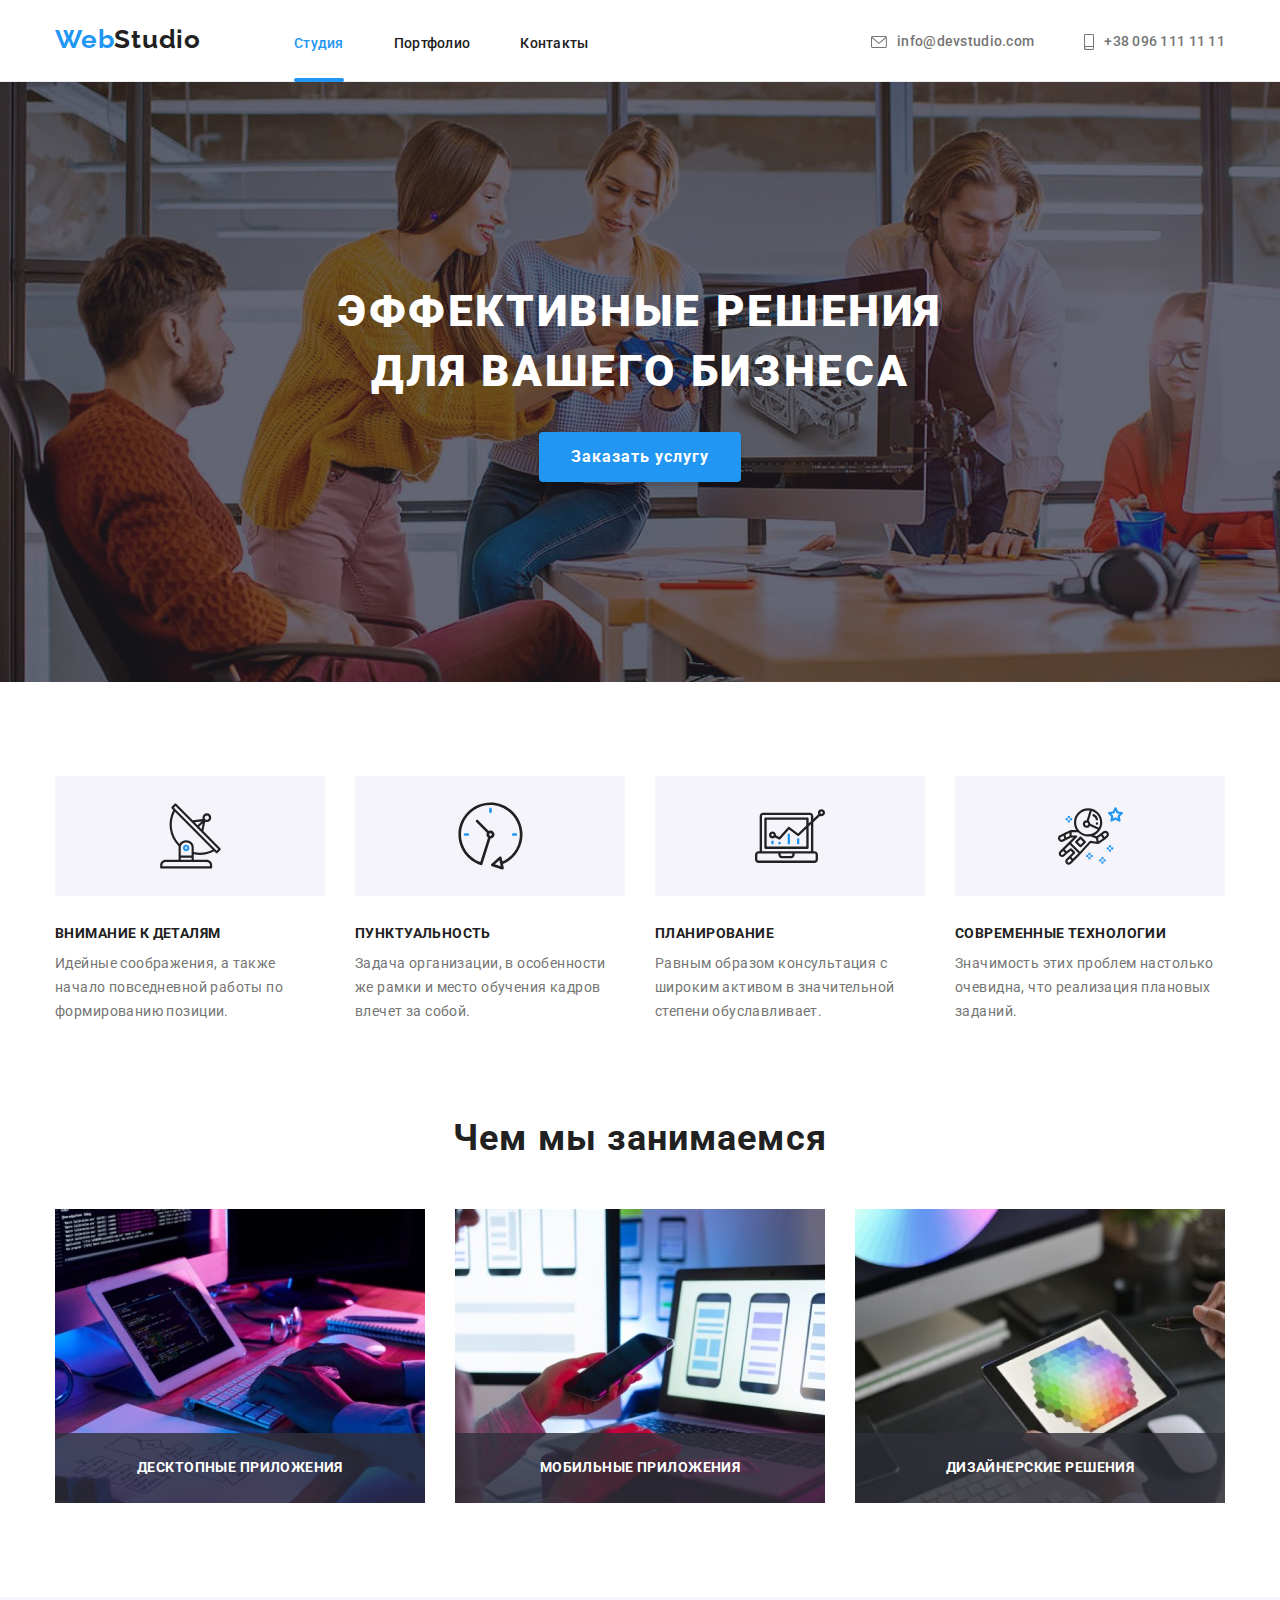
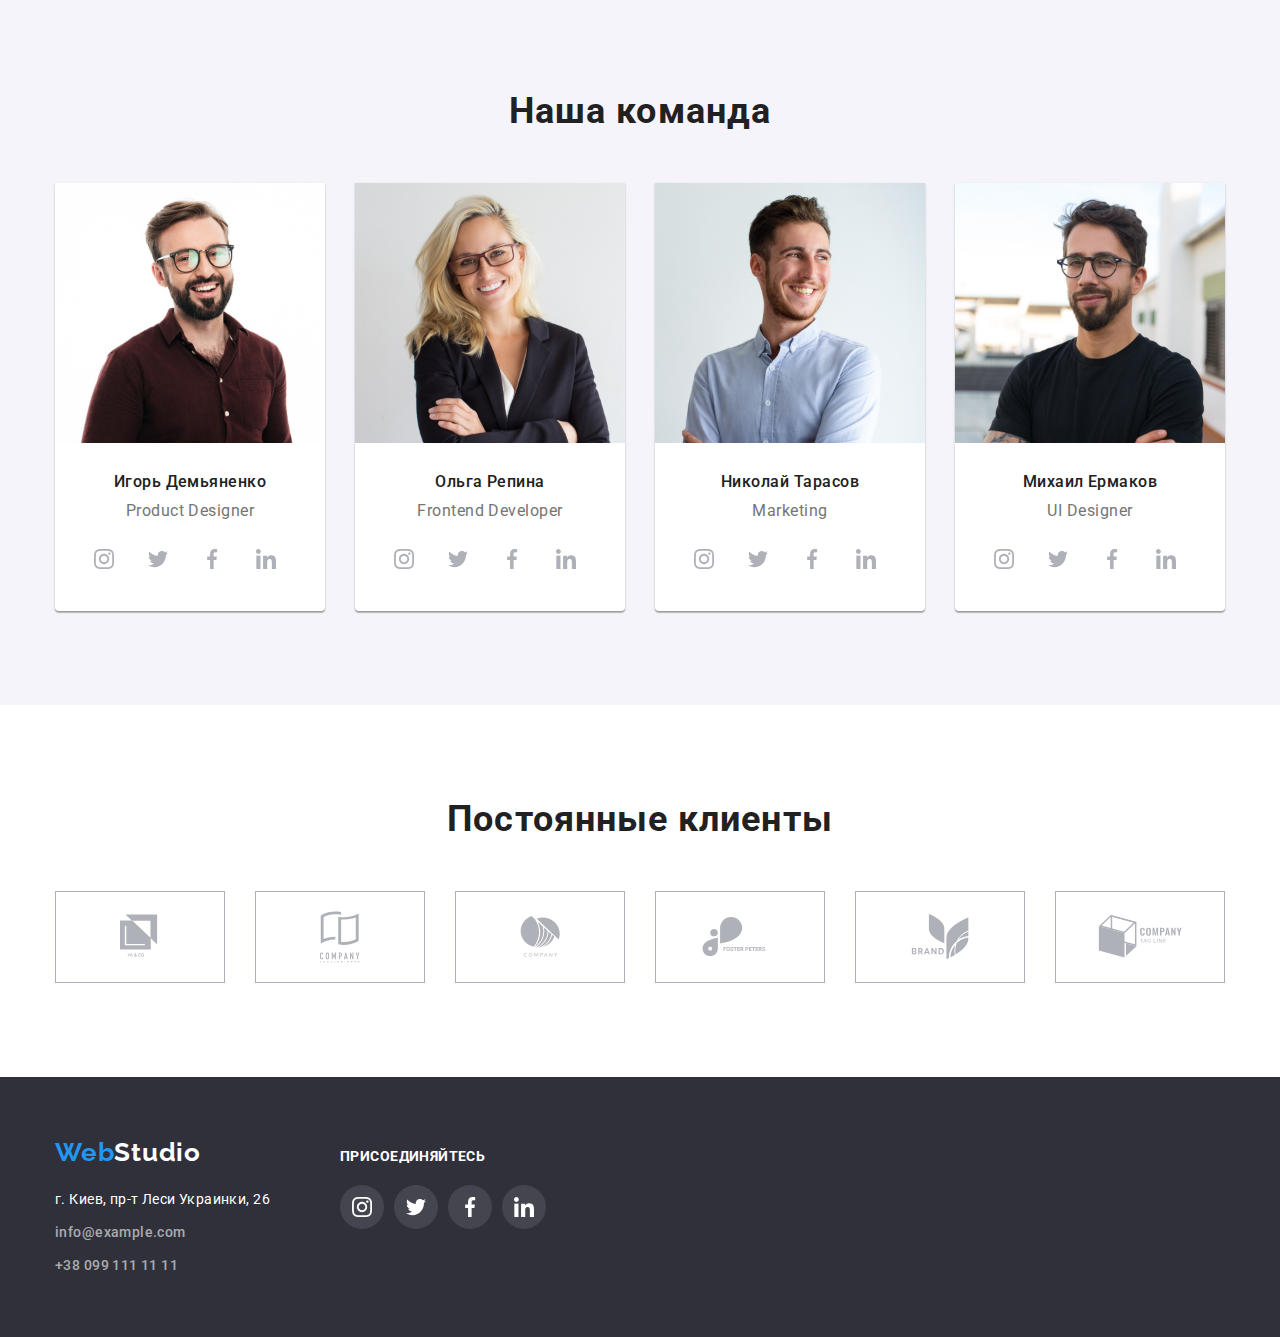
<file: index.html>
<!DOCTYPE html>
<html lang="ru">
  <head>
    <meta charset="UTF-8" />
    <meta http-equiv="X-UA-Compatible" content="IE=edge" />
    <meta name="viewport" content="width=device-width, initial-scale=1.0" />
    <title>Document</title>
    <link rel="preconnect" href="https://fonts.gstatic.com" />
    <link
      href="https://fonts.googleapis.com/css2?family=Raleway:wght@700&family=Roboto:wght@400;500;700;900&display=swap"
      rel="stylesheet"
    />
    <link
      rel="stylesheet"
      href="https://cdnjs.cloudflare.com/ajax/libs/modern-normalize/1.0.0/modern-normalize.min.css"
    />
    <link rel="stylesheet" href="./css/styles.css" />
  </head>
  <body>
    <!--Заголовок сайта-->
    <header class="header-nav">
      <div class="main-nav container">
        <a class="logo" href=""><span class="logo-blue">Web</span>Studio</a>
        <nav class="site-nav-list">
          <ul class="list">
            <li class="menu-item">
              <a class="link current" href="">Студия</a>
            </li>
            <li class="menu-item">
              <a class="link" href="./portfolio.html">Портфолио</a>
            </li>
            <li class="menu-item"><a class="link" href="">Контакты</a></li>
          </ul>
        </nav>
        <ul class="contacts-nav-list list">
          <li class="item">
            <a class="link link-contacts" href="mailto:info@devstudio.com">
              <svg class="icon-nav" width="16" height="12">
                <use href="./images/symbol-defs.svg#envelope"></use></svg
              >info@devstudio.com</a
            >
          </li>
          <li class="item">
            <a class="link link-contacts" href="tel:+380961111111">
              <svg class="icon-nav" width="10" height="16">
                <use href="./images/symbol-defs.svg#smartphone"></use>
              </svg>
              +38 096 111 11 11</a
            >
          </li>
        </ul>
      </div>
    </header>
    <main>
      <!--Эффективные решения для вашего бизнеса-->
      <section class="main-title">
        <div class="hero-container">
          <h1 class="page-title">Эффективные решения для вашего бизнеса</h1>
          <button type="button" class="btn" data-modal-open>
            Заказать услугу
          </button>
        </div>
      </section>
      <!--Особенности-->
      <section class="container-features">
        <div class="container">
          <h2 class="visually-hidden">Особенности</h2>
          <ul class="list">
            <li class="list-features">
              <div class="list-features-icon">
                <svg class="list-features-item" width="65" height="70">
                  <use href="./images/symbol-defs.svg#antenna"></use>
                </svg>
              </div>
              <h3 class="features">Внимание к деталям</h3>
              <p class="features-item">
                Идейные соображения, а также начало повседневной работы по
                формированию позиции.
              </p>
            </li>
            <li class="list-features">
              <div class="list-features-icon">
                <svg class="list-features-item" width="67" height="70">
                  <use href="./images/symbol-defs.svg#clock"></use>
                </svg>
              </div>
              <h3 class="features">Пунктуальность</h3>
              <p class="features-item">
                Задача организации, в особенности же рамки и место обучения
                кадров влечет за собой.
              </p>
            </li>
            <li class="list-features">
              <div class="list-features-icon">
                <svg class="list-features-item" width="70" height="53">
                  <use href="./images/symbol-defs.svg#diagram"></use>
                </svg>
              </div>
              <h3 class="features">Планирование</h3>
              <p class="features-item">
                Равным образом консультация с широким активом в значительной
                степени обуславливает.
              </p>
            </li>
            <li class="list-features">
              <div class="list-features-icon">
                <svg class="list-features-item" width="65" height="70">
                  <use href="./images/symbol-defs.svg#astronaut"></use>
                </svg>
              </div>
              <h3 class="features">Современные технологии</h3>
              <p class="features-item">
                Значимость этих проблем настолько очевидна, что реализация
                плановых заданий.
              </p>
            </li>
          </ul>
        </div>
      </section>
      <!--Чем мы занимаемся-->
      <section class="container-activity">
        <div class="container">
          <h2 class="section-title">Чем мы занимаемся</h2>
          <ul class="list">
            <li class="list-images">
              <img src="./images/img-1.jpg" alt="Создание кода" width="370" />
              <div class="icon-activity">
                <h3 class="activity-title">Десктопные приложения</h3>
              </div>
            </li>
            <li class="list-images">
              <img
                src="./images/img-2.jpg"
                alt="Синхронизация устройств"
                width="370"
              />
              <div class="icon-activity">
                <h3 class="activity-title">Мобильные приложения</h3>
              </div>
            </li>
            <li class="list-images">
              <img
                src="./images/img-3.jpg"
                alt="Выбор цвета на планшете"
                width="370"
              />
              <div class="icon-activity">
                <h3 class="activity-title">Дизайнерские решения</h3>
              </div>
            </li>
          </ul>
        </div>
      </section>
      <!--Наша команда-->
      <section class="container-team">
        <div class="container">
          <h2 class="section-title">Наша команда</h2>
          <ul class="list card-set">
            <li class="card-item">
              <img
                src="./images/img-4.jpg"
                alt="Фото Игоря Демьяненко"
                width="270"
              />
              <div class="team-card-text">
                <h3 class="team-item">Игорь Демьяненко</h3>
                <p class="team-item-profession">Product Designer</p>
                <ul class="social-links">
                  <li class="social-item">
                    <a class="social-link" href="#">
                      <svg class="social-icon" width="20" height="20">
                        <use href="./images/symbol-defs.svg#instagram"></use>
                      </svg>
                    </a>
                  </li>
                  <li class="social-item">
                    <a class="social-link" href="#">
                      <svg class="social-icon" width="20" height="20">
                        <use href="./images/symbol-defs.svg#twitter"></use>
                      </svg>
                    </a>
                  </li>
                  <li class="social-item">
                    <a class="social-link" href="#">
                      <svg class="social-icon" width="20" height="20">
                        <use href="./images/symbol-defs.svg#facebook"></use>
                      </svg>
                    </a>
                  </li>
                  <li class="social-item">
                    <a class="social-link" href="#">
                      <svg class="social-icon" width="20" height="20">
                        <use href="./images/symbol-defs.svg#linkedin"></use>
                      </svg>
                    </a>
                  </li>
                </ul>
              </div>
            </li>
            <li class="card-item">
              <img
                src="./images/img-5.jpg"
                alt="Фото Ольги Репиной"
                width="270"
              />
              <div class="team-card-text">
                <h3 class="team-item">Ольга Репина</h3>
                <p class="team-item-profession">Frontend Developer</p>
                <ul class="social-links">
                  <li class="social-item">
                    <a class="social-link" href="#">
                      <svg class="social-icon" width="20" height="20">
                        <use href="./images/symbol-defs.svg#instagram"></use>
                      </svg>
                    </a>
                  </li>
                  <li class="social-item">
                    <a class="social-link" href="#">
                      <svg class="social-icon" width="20" height="20">
                        <use href="./images/symbol-defs.svg#twitter"></use>
                      </svg>
                    </a>
                  </li>
                  <li class="social-item">
                    <a class="social-link" href="#">
                      <svg class="social-icon" width="20" height="20">
                        <use href="./images/symbol-defs.svg#facebook"></use>
                      </svg>
                    </a>
                  </li>
                  <li class="social-item">
                    <a class="social-link" href="#">
                      <svg class="social-icon" width="20" height="20">
                        <use href="./images/symbol-defs.svg#linkedin"></use>
                      </svg>
                    </a>
                  </li>
                </ul>
              </div>
            </li>
            <li class="card-item">
              <img
                src="./images/img-6.jpg"
                alt="Фото Николая Тарасова"
                width="270"
              />
              <div class="team-card-text">
                <h3 class="team-item">Николай Тарасов</h3>
                <p class="team-item-profession">Marketing</p>
                <ul class="social-links">
                  <li class="social-item">
                    <a class="social-link" href="#">
                      <svg class="social-icon" width="20" height="20">
                        <use href="./images/symbol-defs.svg#instagram"></use>
                      </svg>
                    </a>
                  </li>
                  <li class="social-item">
                    <a class="social-link" href="#">
                      <svg class="social-icon" width="20" height="20">
                        <use href="./images/symbol-defs.svg#twitter"></use>
                      </svg>
                    </a>
                  </li>
                  <li class="social-item">
                    <a class="social-link" href="#">
                      <svg class="social-icon" width="20" height="20">
                        <use href="./images/symbol-defs.svg#facebook"></use>
                      </svg>
                    </a>
                  </li>
                  <li class="social-item">
                    <a class="social-link" href="#">
                      <svg class="social-icon" width="20" height="20">
                        <use href="./images/symbol-defs.svg#linkedin"></use>
                      </svg>
                    </a>
                  </li>
                </ul>
              </div>
            </li>
            <li class="card-item">
              <img
                src="./images/img-7.jpg"
                alt="Фото Михаила Ермакова"
                width="270"
              />
              <div class="team-card-text">
                <h3 class="team-item">Михаил Ермаков</h3>
                <p class="team-item-profession">UI Designer</p>
                <ul class="social-links">
                  <li class="social-item">
                    <a class="social-link" href="#">
                      <svg class="social-icon" width="20" height="20">
                        <use href="./images/symbol-defs.svg#instagram"></use>
                      </svg>
                    </a>
                  </li>
                  <li class="social-item">
                    <a class="social-link" href="#">
                      <svg class="social-icon" width="20" height="20">
                        <use href="./images/symbol-defs.svg#twitter"></use>
                      </svg>
                    </a>
                  </li>
                  <li class="social-item">
                    <a class="social-link" href="#">
                      <svg class="social-icon" width="20" height="20">
                        <use href="./images/symbol-defs.svg#facebook"></use>
                      </svg>
                    </a>
                  </li>
                  <li class="social-item">
                    <a class="social-link" href="#">
                      <svg class="social-icon" width="20" height="20">
                        <use href="./images/symbol-defs.svg#linkedin"></use>
                      </svg>
                    </a>
                  </li>
                </ul>
              </div>
            </li>
          </ul>
        </div>
      </section>
      <!-- Постоянные клиенты -->
      <section class="section-client">
        <div class="container">
          <h3 class="section-title">Постоянные клиенты</h3>
          <ul class="clients-list">
            <li class="client-item">
              <a class="client-link" href="#">
                <svg class="social-icon" width="41" height="46">
                  <use href="./images/symbol-defs.svg#logo1"></use>
                </svg>
              </a>
            </li>
            <li class="client-item">
              <a class="client-link" href="#">
                <svg class="social-icon" width="40" height="52">
                  <use href="./images/symbol-defs.svg#logo2"></use>
                </svg>
              </a>
            </li>
            <li class="client-item">
              <a class="client-link" href="#">
                <svg class="social-icon" width="43" height="41">
                  <use href="./images/symbol-defs.svg#logo3"></use>
                </svg>
              </a>
            </li>
            <li class="client-item">
              <a class="client-link" href="#">
                <svg class="social-icon" width="84" height="40">
                  <use href="./images/symbol-defs.svg#logo4"></use>
                </svg>
              </a>
            </li>
            <li class="client-item">
              <a class="client-link" href="#">
                <svg class="social-icon" width="62" height="45">
                  <use href="./images/symbol-defs.svg#logo5"></use>
                </svg>
              </a>
            </li>
            <li class="client-item">
              <a class="client-link" href="#">
                <svg class="social-icon" width="93" height="43">
                  <use href="./images/symbol-defs.svg#logo6"></use>
                </svg>
              </a>
            </li>
          </ul>
        </div>
      </section>
    </main>
    <!--Подвал-->
    <footer class="footer">
      <div class="footer-container">
        <div class="footer-flex">
          <div class="footer-tumb">
            <a class="logo-white" href="">
              <span class="logo-blue">Web</span>Studio</a
            >
            <address class="address">г. Киев, пр-т Леси Украинки, 26</address>
            <address class="address">
              <a class="contacts-footer" href="mailto:info@example.com"
                >info@example.com</a
              ><br />
              <a class="contacts-footer" href="tel:+380991111111"
                >+38 099 111 11 11</a
              >
            </address>
          </div>
          <div class="footer-container-social">
            <h3 class="plus">Присоединяйтесь</h3>
            <ul class="footer-social-links">
              <li class="footer-social-item">
                <a class="footer-social-link" href="">
                  <svg class="footer-social-icon" width="20" height="20">
                    <use href="./images/symbol-defs.svg#instagram"></use>
                  </svg>
                </a>
              </li>
              <li class="footer-social-item">
                <a class="footer-social-link" href="">
                  <svg class="footer-social-icon" width="20" height="20">
                    <use href="./images/symbol-defs.svg#twitter"></use>
                  </svg>
                </a>
              </li>
              <li class="footer-social-item">
                <a class="footer-social-link" href="">
                  <svg class="footer-social-icon" width="20" height="20">
                    <use href="./images/symbol-defs.svg#facebook"></use>
                  </svg>
                </a>
              </li>
              <li class="footer-social-item">
                <a class="footer-social-link" href="">
                  <svg class="footer-social-icon" width="20" height="20">
                    <use href="./images/symbol-defs.svg#linkedin"></use>
                  </svg>
                </a>
              </li>
            </ul>
          </div>
        </div>
      </div>
      <div class="backdrop is-hidden" data-modal>
        <div class="modal">
          <button class="button-close" data-modal-close>
            <svg class="icon-close" width="11" height="11">
              <use href="./images/symbol-defs.svg#modal-close"></use>
            </svg>
          </button>
        </div>
      </div>
    </footer>
    <script src="./modal.js"></script>
  </body>
</html>
</file>
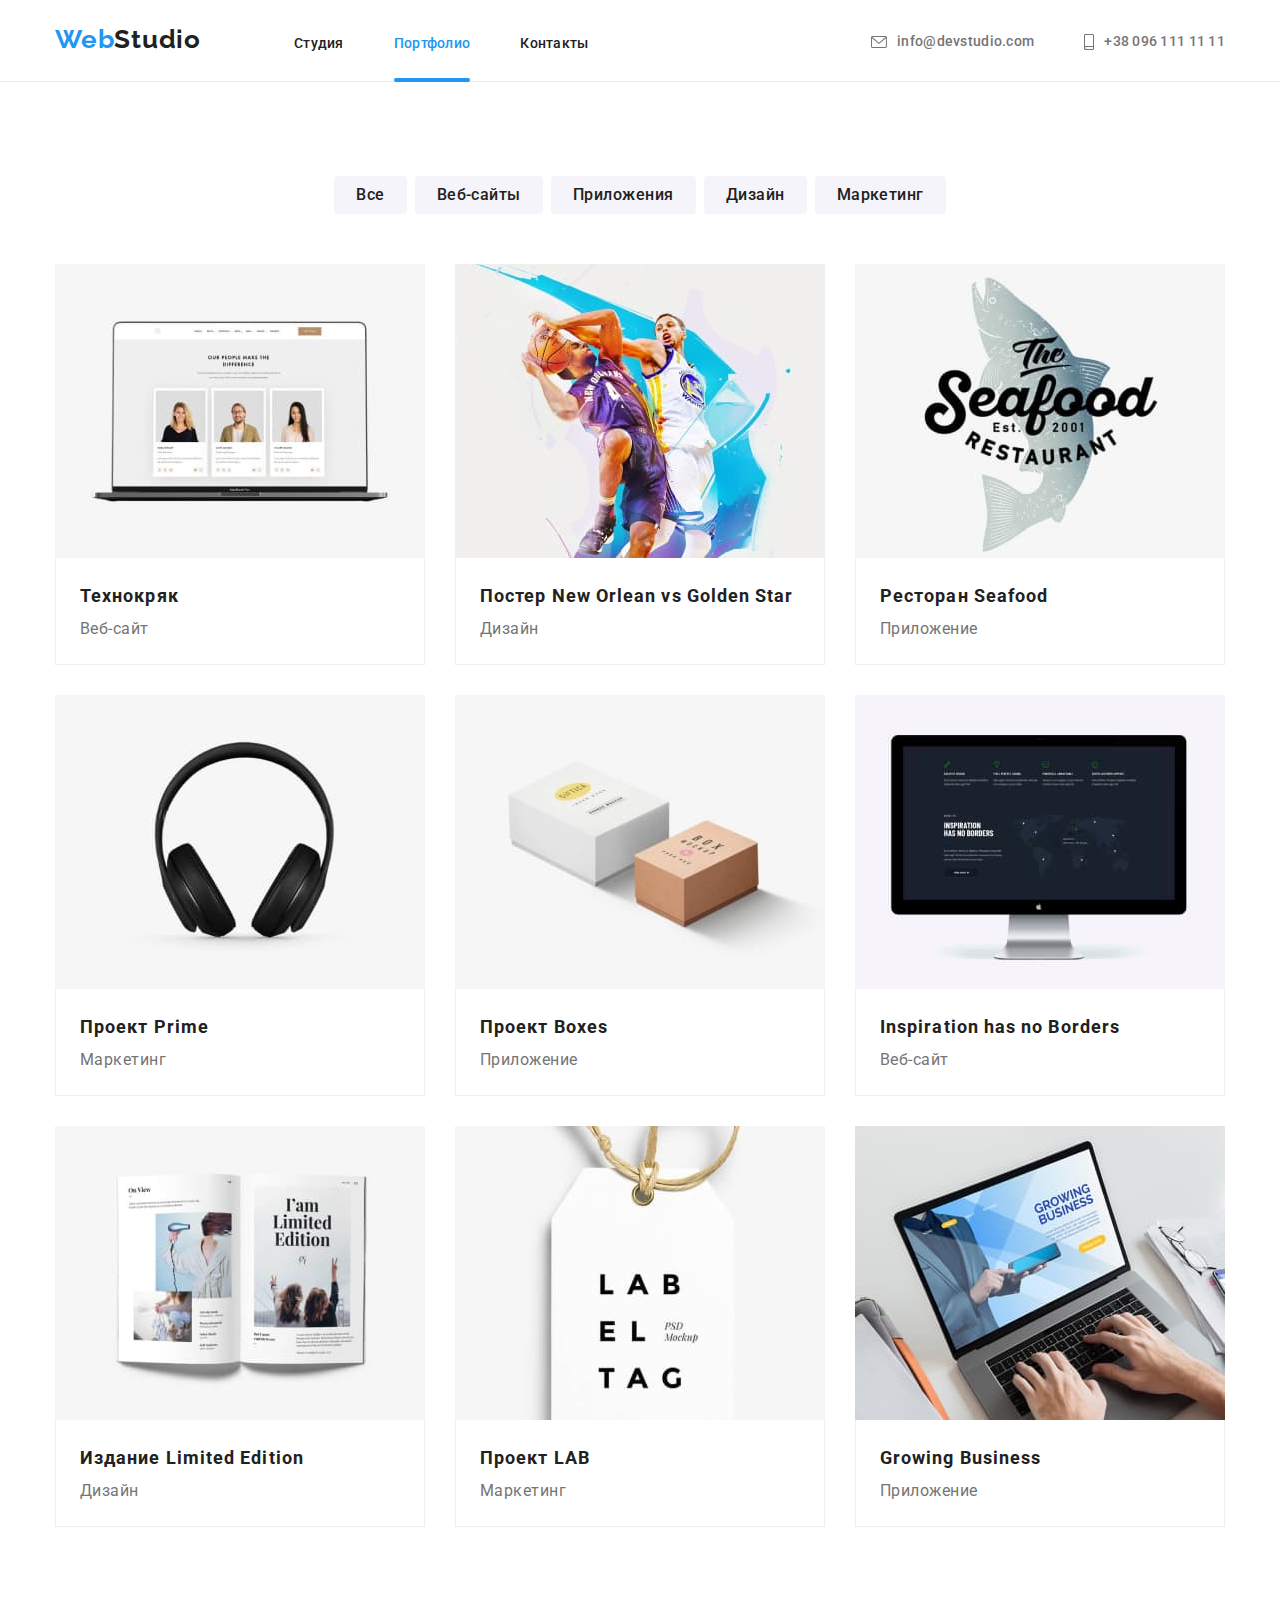
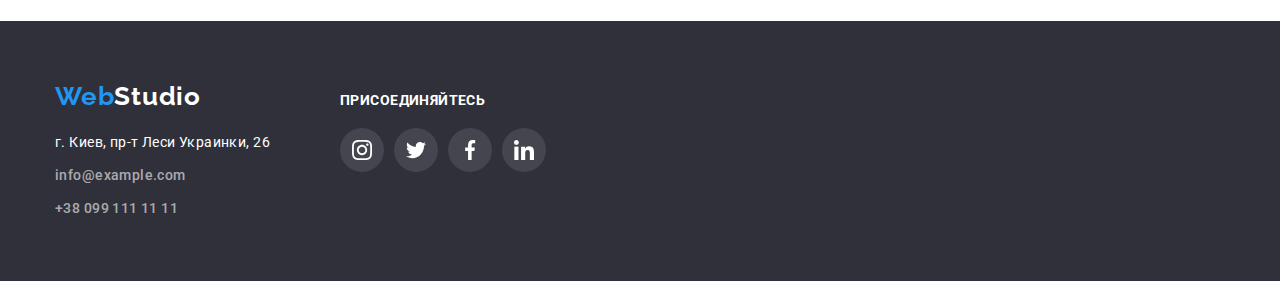
<file: portfolio.html>
<!DOCTYPE html>
<html lang="en">
  <head>
    <meta charset="UTF-8" />
    <meta http-equiv="X-UA-Compatible" content="IE=edge" />
    <meta name="viewport" content="width=device-width, initial-scale=1.0" />
    <title>Document</title>
    <link rel="preconnect" href="https://fonts.gstatic.com" />
    <link
      href="https://fonts.googleapis.com/css2?family=Raleway:wght@700&family=Roboto:wght@400;500;700;900&display=swap"
      rel="stylesheet"
    />
    <link
      rel="stylesheet"
      href="https://cdnjs.cloudflare.com/ajax/libs/modern-normalize/1.0.0/modern-normalize.min.css"
    />
    <link rel="stylesheet" href="./css/styles.css" />
  </head>
  <body>
    <!--Заголовок сайта-->
    <header class="header-nav">
      <div class="main-nav container">
        <a class="logo" href=""><span class="logo-blue">Web</span>Studio</a>
        <nav class="site-nav-list">
          <ul class="list">
            <li class="menu-item">
              <a class="link" href="./index.html">Студия</a>
            </li>
            <li class="menu-item">
              <a class="link current" href="./portfolio.html">Портфолио</a>
            </li>
            <li class="menu-item"><a class="link" href="">Контакты</a></li>
          </ul>
        </nav>
        <ul class="contacts-nav-list list">
          <li class="item">
            <a class="link link-contacts" href="mailto:info@devstudio.com">
              <svg class="icon-nav" width="16" height="12">
                <use href="./images/symbol-defs.svg#envelope"></use></svg
              >info@devstudio.com</a
            >
          </li>
          <li class="item">
            <a class="link link-contacts" href="tel:+380961111111">
              <svg class="icon-nav" width="10" height="16">
                <use href="./images/symbol-defs.svg#smartphone"></use>
              </svg>
              +38 096 111 11 11</a
            >
          </li>
        </ul>
      </div>
    </header>
    <main>
      <section class="main-portfolio">
        <div class="container">
          <h1 class="visually-hidden">Примеры работ</h1>
          <ul class="list-portfolio">
            <li class="list portfolio-menu">
              <button type="button" class="btn-portfolio">Все</button>
            </li>
            <li class="list portfolio-menu">
              <button type="button" class="btn-portfolio">Веб-сайты</button>
            </li>
            <li class="list portfolio-menu">
              <button type="button" class="btn-portfolio">Приложения</button>
            </li>
            <li class="list portfolio-menu">
              <button type="button" class="btn-portfolio">Дизайн</button>
            </li>
            <li class="list portfolio-menu">
              <button type="button" class="btn-portfolio">Маркетинг</button>
            </li>
          </ul>
          <ul class="list sample-list">
            <li class="sample-card">
              <div class="overlay-hidden">
                <img src="./images/img-1-2.jpg" alt="Пример веб-сайта" />
                <div class="overlay">
                  <p class="overlay-text">
                    Технокряк это современная площадка распространения
                    коронавируса. Компании используют эту платформу для
                    цифрового шпионажа и атак на защищённые сервера конкурентов.
                  </p>
                </div>
              </div>
              <div class="sample-list-text">
                <h2 class="title-portfolio">Технокряк</h2>
                <p class="portfolio-text">Веб-сайт</p>
              </div>
            </li>
            <li class="sample-card">
              <div class="overlay-hidden">
                <img src="./images/img-2-2.jpg" alt="Пример дизайна постера" />
                <div class="overlay">
                  <p class="overlay-text">
                    Технокряк это современная площадка распространения
                    коронавируса. Компании используют эту платформу для
                    цифрового шпионажа и атак на защищённые сервера конкурентов.
                  </p>
                </div>
              </div>
              <div class="sample-list-text">
                <h2 class="title-portfolio">
                  Постер New Orlean vs Golden Star
                </h2>
                <p class="portfolio-text">Дизайн</p>
              </div>
            </li>
            <li class="sample-card">
              <div class="overlay-hidden">
                <img src="./images/img-3-2.jpg" alt="Пример приложения" />
                <div class="overlay">
                  <p class="overlay-text">
                    Технокряк это современная площадка распространения
                    коронавируса. Компании используют эту платформу для
                    цифрового шпионажа и атак на защищённые сервера конкурентов.
                  </p>
                </div>
              </div>
              <div class="sample-list-text">
                <h2 class="title-portfolio">Ресторан Seafood</h2>
                <p class="portfolio-text">Приложение</p>
              </div>
            </li>
            <li class="sample-card">
              <div class="overlay-hidden">
                <img src="./images/img-4-2.jpg" alt="Пример маркетинг" />
                <div class="overlay">
                  <p class="overlay-text">
                    Технокряк это современная площадка распространения
                    коронавируса. Компании используют эту платформу для
                    цифрового шпионажа и атак на защищённые сервера конкурентов.
                  </p>
                </div>
              </div>
              <div class="sample-list-text">
                <h2 class="title-portfolio">Проект Prime</h2>
                <p class="portfolio-text">Маркетинг</p>
              </div>
            </li>
            <li class="sample-card">
              <div class="overlay-hidden">
                <img src="./images/img-5-2.jpg" alt="Пример приложения" />
                <div class="overlay">
                  <p class="overlay-text">
                    Технокряк это современная площадка распространения
                    коронавируса. Компании используют эту платформу для
                    цифрового шпионажа и атак на защищённые сервера конкурентов.
                  </p>
                </div>
              </div>
              <div class="sample-list-text">
                <h2 class="title-portfolio">Проект Boxes</h2>
                <p class="portfolio-text">Приложение</p>
              </div>
            </li>
            <li class="sample-card">
              <div class="overlay-hidden">
                <img src="./images/img-6-2.jpg" alt="Пример веб-сайта" />
                <div class="overlay">
                  <p class="overlay-text">
                    Технокряк это современная площадка распространения
                    коронавируса. Компании используют эту платформу для
                    цифрового шпионажа и атак на защищённые сервера конкурентов.
                  </p>
                </div>
              </div>
              <div class="sample-list-text">
                <h2 class="title-portfolio">Inspiration has no Borders</h2>
                <p class="portfolio-text">Веб-сайт</p>
              </div>
            </li>
            <li class="sample-card">
              <div class="overlay-hidden">
                <img src="./images/img-7-2.jpg" alt="Пример дизайна издания" />
                <div class="overlay">
                  <p class="overlay-text">
                    Технокряк это современная площадка распространения
                    коронавируса. Компании используют эту платформу для
                    цифрового шпионажа и атак на защищённые сервера конкурентов.
                  </p>
                </div>
              </div>
              <div class="sample-list-text">
                <h2 class="title-portfolio">Издание Limited Edition</h2>
                <p class="portfolio-text">Дизайн</p>
              </div>
            </li>
            <li class="sample-card">
              <div class="overlay-hidden">
                <img src="./images/img-8-2.jpg" alt="Пример маркетинг" />
                <div class="overlay">
                  <p class="overlay-text">
                    Технокряк это современная площадка распространения
                    коронавируса. Компании используют эту платформу для
                    цифрового шпионажа и атак на защищённые сервера конкурентов.
                  </p>
                </div>
              </div>
              <div class="sample-list-text">
                <h2 class="title-portfolio">Проект LAB</h2>
                <p class="portfolio-text">Маркетинг</p>
              </div>
            </li>
            <li class="sample-card">
              <div class="overlay-hidden">
                <img src="./images/img-9-2.jpg" alt="Пример приложения" />
                <div class="overlay">
                  <p class="overlay-text">
                    Технокряк это современная площадка распространения
                    коронавируса. Компании используют эту платформу для
                    цифрового шпионажа и атак на защищённые сервера конкурентов.
                  </p>
                </div>
              </div>
              <div class="sample-list-text">
                <h2 class="title-portfolio">Growing Business</h2>
                <p class="portfolio-text">Приложение</p>
              </div>
            </li>
          </ul>
        </div>
      </section>
    </main>
    <!--Подвал-->
    <footer class="footer">
      <div class="footer-container">
        <div class="footer-flex">
          <div class="footer-tumb">
            <a class="logo-white" href="">
              <span class="logo-blue">Web</span>Studio</a
            >
            <address class="address">г. Киев, пр-т Леси Украинки, 26</address>
            <address class="address">
              <a class="contacts-footer" href="mailto:info@example.com"
                >info@example.com</a
              ><br />
              <a class="contacts-footer" href="tel:+380991111111"
                >+38 099 111 11 11</a
              >
            </address>
          </div>
          <div class="footer-container-social">
            <h3 class="plus">Присоединяйтесь</h3>
            <ul class="footer-social-links">
              <li class="footer-social-item">
                <a class="footer-social-link" href="">
                  <svg class="footer-social-icon" width="20" height="20">
                    <use href="./images/symbol-defs.svg#instagram"></use>
                  </svg>
                </a>
              </li>
              <li class="footer-social-item">
                <a class="footer-social-link" href="">
                  <svg class="footer-social-icon" width="20" height="20">
                    <use href="./images/symbol-defs.svg#twitter"></use>
                  </svg>
                </a>
              </li>
              <li class="footer-social-item">
                <a class="footer-social-link" href="">
                  <svg class="footer-social-icon" width="20" height="20">
                    <use href="./images/symbol-defs.svg#facebook"></use>
                  </svg>
                </a>
              </li>
              <li class="footer-social-item">
                <a class="footer-social-link" href="">
                  <svg class="footer-social-icon" width="20" height="20">
                    <use href="./images/symbol-defs.svg#linkedin"></use>
                  </svg>
                </a>
              </li>
            </ul>
          </div>
        </div>
      </div>
    </footer>
  </body>
</html>
</file>
<file: css/styles.css>
/*цвет основного текста #757575   */
/*цвет H2-H3 #212121   */
/*цвет H1 #FFFFFF   */
/*цвет акцент #2196F3   */
/*цвет ссылок rgba(255, 255, 255, 0.6)   */
:root {
  --primary-text-color: #757575;
  --title-text-color: #212121;
  --h1-text-color: #ffffff;
  --accent-text-color: #2196f3;

  --main-font: "Roboto", sans-serif;
  --title-font: "Raleway", sans-serif;

  --bg-dark-color: #2f303a;
  --bg-grey-color: #f5f4fa;
  --bg-white-color: #ffffff;
  --overlay-color: rgba(47, 48, 58, 0.4);
  --background-color: #afb1b8;
  --backdrop-color: rgba(0, 0, 0, 0.2);
}

body {
  font-family: var(--main-font);
  color: var(--primary-text-color);
  background: var(--bg-white-color);
  font-size: 14px;
  line-height: 1.71;
  letter-spacing: 0.02em;
}

html {
  box-sizing: border-box;
}
*,
*::after,
*::before {
  box-sizing: border-box;
}
img {
  display: block;
  max-width: 100%;
  height: auto;
}
.container {
  width: 1200px;
  padding-left: 15px;
  padding-right: 15px;
  margin: 0 auto;
}

.hero-container {
  text-align: center;
  max-width: 700px;
}

.container-team {
  padding-top: 94px;
  background-color: var(--bg-grey-color);
  padding-bottom: 94px;
}

.hero-container {
  text-align: center;
  max-width: 700px;
}
.container-features {
  padding-top: 94px;
}

.container-activity {
  padding-top: 94px;
  padding-bottom: 94px;
}

.visually-hidden {
  position: absolute !important;
  clip: rect(1px 1px 1px 1px);
  clip: rect(1px, 1px, 1px, 1px);
  padding: 0 !important;
  border: 0 !important;
  height: 1px !important;
  width: 1px !important;
  overflow: hidden;
}
.link,
.link-item {
  list-style: none;
  text-decoration: none;
  color: var(--title-text-color);
}

.list {
  display: flex;
  list-style: none;
  margin: 0;
  padding: 0;
}

.site-nav-list .link,
.site-nav-list .link-item {
  font-weight: 500;
  line-height: 1.15;
}
.contacts-nav-list .item + .item {
  margin-left: 50px;
}
.contacts-nav-list {
  margin-left: auto;
  padding: 0;
}
.icon-nav:hover,
.icon-nav:focus {
  color: var(--accent-text-color);
}
.site-nav-list {
  margin-left: 93px;
}

.site-nav-list .menu-item:not(:last-child) {
  margin-right: 50px;
}

.main-nav {
  display: flex;
  align-items: baseline;
  justify-content: space-between;
}

.header-nav {
  padding-top: 24px;
  padding-bottom: 25px;
  border-bottom: 1px solid #ececec;
}

.link.current {
  color: var(--accent-text-color);
}
.link-contacts {
  display: flex;
  align-items: center;
  font-weight: 500;
  font-size: 14px;
  line-height: 1.14;
  letter-spacing: 0.02em;
  color: var(--primary-text-color);
  transition: color 250ms cubic-bezier(0.4, 0, 0.2, 1);
}
h1,
h2,
h3,
h4,
h5,
h6,
p,
ul {
  margin-top: 0;
  margin-bottom: 0;
}
.btn {
  font-family: var(--main-font);
  font-style: normal;
  font-weight: 700;
  font-size: 16px;
  line-height: 1.87;
  display: flex;
  align-items: center;
  text-align: center;
  letter-spacing: 0.06em;
  color: var(--h1-text-color);
  background-color: var(--accent-text-color);
  cursor: pointer;
  margin-right: auto;
  margin-left: auto;
  box-shadow: 0px 4px 4px rgba(0, 0, 0, 0.15);
  border-radius: 4px;
  border: none;
  min-width: 200px;
  min-height: 50px;
  padding: 10px 32px;
}

.address {
  font-style: inherit;
  font-size: 14px;
  line-height: 1.71;
  letter-spacing: 0.03em;
  color: var(--h1-text-color);
}
.page-title {
  font-family: var(--main-font);
  font-weight: 900;
  font-size: 44px;
  line-height: 1.36;
  text-align: center;
  letter-spacing: 0.06em;
  text-transform: uppercase;
  color: var(--h1-text-color);
  padding-bottom: 30px;
  max-width: 696;
  margin: 0 auto;
  display: flex;
}
.main-title {
  min-height: 600px;
  max-width: 1600px;
  display: flex;
  justify-content: center;
  align-items: center;
  margin: 0 auto;
  background-image: linear-gradient(
      to right,
      var(--overlay-color),
      var(--overlay-color)
    ),
    url(../images/Img.jpg);
}

.section-title {
  font-family: var(--main-font);
  font-weight: 700;
  font-size: 36px;
  line-height: 1.16;
  text-align: center;
  letter-spacing: 0.03em;
  color: var(--title-text-color);
  justify-content: space-between;
  padding-bottom: 50px;
}
.logo-blue {
  color: var(--accent-text-color);
  font-family: var (--title-font);
  font-weight: 700;
  font-size: 26px;
  line-height: 1.19;
  letter-spacing: 0.03em;
  text-decoration: none;
}
.logo {
  color: var(--title-text-color);
  font-family: var(--title-font);
  font-weight: 700;
  font-size: 26px;
  line-height: 1.19;
  letter-spacing: 0.03em;
  text-decoration: none;
}
.logo-white {
  color: var(--h1-text-color);
  font-family: var(--title-font);
  font-size: 26px;
  line-height: 1.19;
  letter-spacing: 0.03em;
  text-decoration: none;
  display: flex;
  margin-bottom: 20px;
  font-weight: 700;
}
.features {
  font-weight: 700;
  font-size: 14px;
  line-height: 1.14;
  letter-spacing: 0.03em;
  text-transform: uppercase;
  color: var(--title-text-color);
  margin-top: 30px;
}
.features-item {
  font-size: 14px;
  line-height: 1.71;
  letter-spacing: 0.03em;
  color: var(--primary-text-color);
  text-align: left;
  margin-top: 10px;
  width: 270px;
}
.list .list-features:not(:last-child) {
  margin-right: 30px;
}
.list-features-item {
  width: 65, 32px;
  height: 70px;
  align-items: center;
  justify-content: center;
}
.list .list-images:not(:last-child) {
  margin-right: 30px;
}
.list .list-images {
  margin-left: auto;
  margin-right: auto;
}
.card-set .item:not(:last-child) {
  margin-right: 30px;
}
.card-set {
  width: 1200px;
  margin: 0 auto;
  display: flex;
  flex-wrap: wrap;
  margin-left: -30px;
  margin-top: -30px;
}
.card-item {
  flex-basis: calc((100% - 30px * 4) / 4);
  margin-left: 30px;
  margin-top: 30px;
  text-align: center;
  background-color: var(--bg-white-color);
  box-shadow: 0px 1px 3px rgba(0, 0, 0, 0.12), 0px 1px 1px rgba(0, 0, 0, 0.14),
    0px 2px 1px rgba(0, 0, 0, 0.2);
  border-radius: 0px 0px 4px 4px;
}
.team-item {
  color: var(--title-text-color);
  font-weight: 500;
  font-size: 16px;
  line-height: 1.18;
  letter-spacing: 0.03em;
  justify-content: space-between;
  padding-bottom: 10px;
}
.team-item-profession {
  font-size: 16px;
  line-height: 1.18;
  letter-spacing: 0.03em;
  color: var(--primary-text-color);
  margin-bottom: 16px;
}
.team-card-text {
  padding-top: 30px;
  padding-bottom: 30px;
}
.address .link {
  font-weight: normal;
  font-size: 14px;
  line-height: 1.71;
  letter-spacing: 0.03em;
  color: rgba(255, 255, 255, 0.6);
}
.btn-portfolio {
  font-family: Roboto;
  font-style: normal;
  font-weight: 500;
  font-size: 16px;
  line-height: 1.62;
  text-align: center;
  letter-spacing: 0.03em;
  color: var(--title-text-color);
  background: #f5f4fa;
  border-radius: 4px;
  border: none;
  padding: 6px 22px;
  cursor: pointer;
  transition: background-color 250ms cubic-bezier(0.4, 0, 0.2, 1),
    color 250ms cubic-bezier(0.4, 0, 0.2, 1),
    box-shadow 250ms cubic-bezier(0.4, 0, 0.2, 1);
}
.btn-portfolio:hover,
.btn-portfolio:focus {
  background-color: var(--accent-text-color);
  color: var(--h1-text-color);
  box-shadow: 0px 3px 1px rgb(0 0 0 / 10%), 0px 1px 2px rgb(0 0 0 / 8%),
    0px 2px 2px rgb(0 0 0 / 12%);
}
.portfolio-menu:not(:last-child) {
  margin-right: 8px;
}
.portfolio-menu {
  display: flex;
  justify-content: center;
}
.title-portfolio {
  font-weight: 700;
  font-size: 18px;
  line-height: 2;
  letter-spacing: 0.06em;
  color: var(--title-text-color);
  text-decoration: none;
}
.portfolio-text {
  font-size: 16px;
  line-height: 1.87;
  letter-spacing: 0.03em;
  color: var(--primary-text-color);
}
.main-portfolio {
  padding-top: 94px;
  padding-bottom: 94px;
}
.list-portfolio {
  margin-bottom: 50px;
  display: flex;
  justify-content: center;
  padding: 0;
}
.list-portfolio-menu {
  background: #f5f4fa;
  border-radius: 4px;
}
.footer {
  padding-top: 60px;
  padding-bottom: 60px;
  background-color: var(--bg-dark-color);
}
.sample-list {
  display: flex;
  flex-wrap: wrap;
  margin-left: -30px;
  margin-top: -30px;
}
.sample-card {
  flex-basis: calc((100% - 30px * 3) / 3);
  margin-left: 30px;
  margin-top: 30px;
}
.sample-list-text {
  padding: 20px 24px;
  border: 1px solid #eee;
  border-top: none;
}
.portfolio-menu:hover,
.portfolio-menu:focus {
  background-color: var(--accent-text-color);
  color: #ffffff;
  border-radius: 4px;
  border: none;
}

.contacts-footer {
  display: inline-block;
  margin-top: 9px;
  font-weight: 500;
  font-size: 14px;
  line-height: 1.71;
  letter-spacing: 0.03em;
  color: rgba(255, 255, 255, 0.6);
  list-style: none;
  text-decoration: none;
}
.social-links {
  display: flex;
  justify-content: center;
  padding: 0;
}
.social-link-icon {
  width: 20px;
  height: 20px;
}
.footer-social-links {
  display: flex;
  padding: 0;
  list-style: none;
  text-decoration: none;
}
.footer-social-icon,
.social-icon {
  fill: currentColor;
}
.footer .container {
  display: flex;
  align-items: baseline;
}
.footer-social-link {
  border-radius: 50%;
  width: 44px;
  height: 44px;
  display: inline-flex;
  justify-content: center;
  align-items: center;
  color: var(--h1-text-color);
  background: rgba(255, 255, 255, 0.1);
  transition: background-color 250ms cubic-bezier(0.4, 0, 0.2, 1);
}
.footer-container {
  display: flex;
  width: 1200px;
  padding-left: 15px;
  padding-right: 15px;
  margin: 0 auto;
}
.footer-container-social {
  margin-left: 70px;
}
.footer-flex {
  display: flex;
  align-items: baseline;
}
.footer-social-item {
  align-items: center;
}
.plus {
  display: inline-block;
  font-size: 14px;
  line-height: 1.14;
  letter-spacing: 0.03em;
  text-transform: uppercase;
  color: var(--h1-text-color);
  margin-bottom: 20px;
}
.footer-social-item:not(:last-child) {
  margin-right: 10px;
}
.footer-social-link:hover,
.footer-social-link:focus {
  background: var(--accent-text-color);
}
.social-link:hover,
.social-link:focus {
  background: var(--accent-text-color);
  color: var(--h1-text-color);
}

.social-link {
  color: #afb1b8;
  width: 44px;
  height: 44px;
  display: inline-flex;
  justify-content: center;
  align-items: center;
  border-radius: 50%;
  transition: background-color 250ms cubic-bezier(0.4, 0, 0.2, 1),
    color 250ms cubic-bezier(0.4, 0, 0.2, 1);
}

.social-item {
  display: flex;
  align-items: center;
  justify-content: center;
  margin-right: 10px;
}
.list-features-icon {
  display: flex;
  width: 270px;
  height: 120px;
  align-items: center;
  justify-content: center;
  background: #f5f4fa;
  border-radius: 4px;
}
.icon-nav {
  fill: currentColor;
  margin-right: 10px;
  transition: color 250ms cubic-bezier(0.4, 0, 0.2, 1);
}
.clients-list {
  display: flex;
  list-style: none;
  padding: 0;
  margin: 0;
  text-decoration: none;
}
.client-item {
  padding: 0;
  margin: 0;
  border-radius: 4px;
  color: var(--primary-text-color);
}
.client-item:not(:last-child) {
  margin-right: 30px;
}
.client-link {
  width: 170px;
  height: 92px;
  display: inline-flex;
  justify-content: center;
  align-items: center;
  border: 1px solid var(--background-color);
  color: var(--background-color);
  transition: color 250ms cubic-bezier(0.4, 0, 0.2, 1);
}
.section-client {
  padding-top: 94px;
  padding-bottom: 94px;
}
.client-link:hover,
.client-link:focus {
  color: var(--accent-text-color);
  border-color: var(--accent-text-color);
}
.link-contacts:hover,
.link-contacts:focus {
  color: var(--accent-text-color);
}

.sample-card:focus,
.sample-card:hover {
  box-shadow: 0px 1px 1px rgb(0 0 0 / 12%), 0px 4px 4px rgb(0 0 0 / 6%),
    1px 4px 6px rgb(0 0 0 / 16%);
  cursor: pointer;
  transition: transform 250ms cubic-bezier(0.4, 0, 0.2, 1);
}
.menu-item {
  position: relative;
  display: inline-block;
}
.menu-item .link:hover,
.menu-item .link:focus {
  color: var(--accent-text-color);
  transition: color 250ms cubic-bezier(0.4, 0, 0.2, 1);
}

.menu-item .link.current::after {
  content: "";
  display: block;
  width: 100%;
  height: 4px;
  background-color: var(--accent-text-color);
  /* opacity: 0; */
  border-radius: 2px;
  position: absolute;
  bottom: -26px;
}
.menu-item .link:hover::after,
.menu-item .link:focus::after {
  content: "";
  opacity: 1;
  transition: transform 250ms cubic-bezier(0.4, 0, 0.2, 1);
}
.overlay {
  position: absolute;
  width: 370px;
  height: 294px;
  left: 0;
  top: 0;
  background: rgba(33, 150, 243, 0.9);
  color: var(--h1-text-color);
  padding: 63px 24px;
  font-size: 18px;
  line-height: 1.56;
  letter-spacing: 0.03em;
  opacity: 0;
  transform: translateY(100%);
  transition: transform 250ms cubic-bezier(0.4, 0, 0.2, 1);
  opacity: 0;
}
.sample-card:hover .overlay,
.sample-card:focus .overlay {
  opacity: 1;
  transform: translate(0);
  /* transition: transform 250ms cubic-bezier(0.4, 0, 0.2, 1); */
}
.overlay-hidden {
  position: relative;
  overflow: hidden;
}
.backdrop {
  position: fixed;
  top: 0;
  left: 0;
  width: 100%;
  height: 100%;
  background-color: var(--backdrop-color);
  z-index: 2;
  opacity: 1;
  transition: opacity 250ms cubic-bezier(0.4, 0, 0.2, 1);
}
.backdrop.is-hidden {
  opacity: 0;
  pointer-events: none;
}

.modal {
  position: absolute;
  width: 528px;
  height: 581px;
  top: 50%;
  left: 50%;
  transform: translate(-50%, -50%) scale(1);
  border-radius: 4px;
  background-color: var(--bg-white-color);
}
.button-close {
  position: absolute;
  top: 8px;
  right: 8px;
  display: flex;
  align-items: center;
  justify-content: center;
  width: 30px;
  height: 30px;
  background-color: var(--h1-text-color);
  border: 1px solid rgba(0, 0, 0, 0.1);
  border-radius: 50%;
}
.icon-close {
  background-color: var(--h1-text-color);
}
.list-images {
  position: relative;
}
.icon-activity {
  position: absolute;
  width: 370px;
  height: 70px;
  bottom: 0;
  left: 0;
  background: rgba(47, 48, 58, 0.8);
}
.activity-title {
  display: flex;
  align-items: center;
  justify-content: center;
  text-transform: uppercase;
  color: var(--h1-text-color);
  padding-top: 27px;
  padding-bottom: 27px;
  font-size: 14px;
  line-height: 1.14;
  text-align: center;
  letter-spacing: 0.03em;
}
</file>
